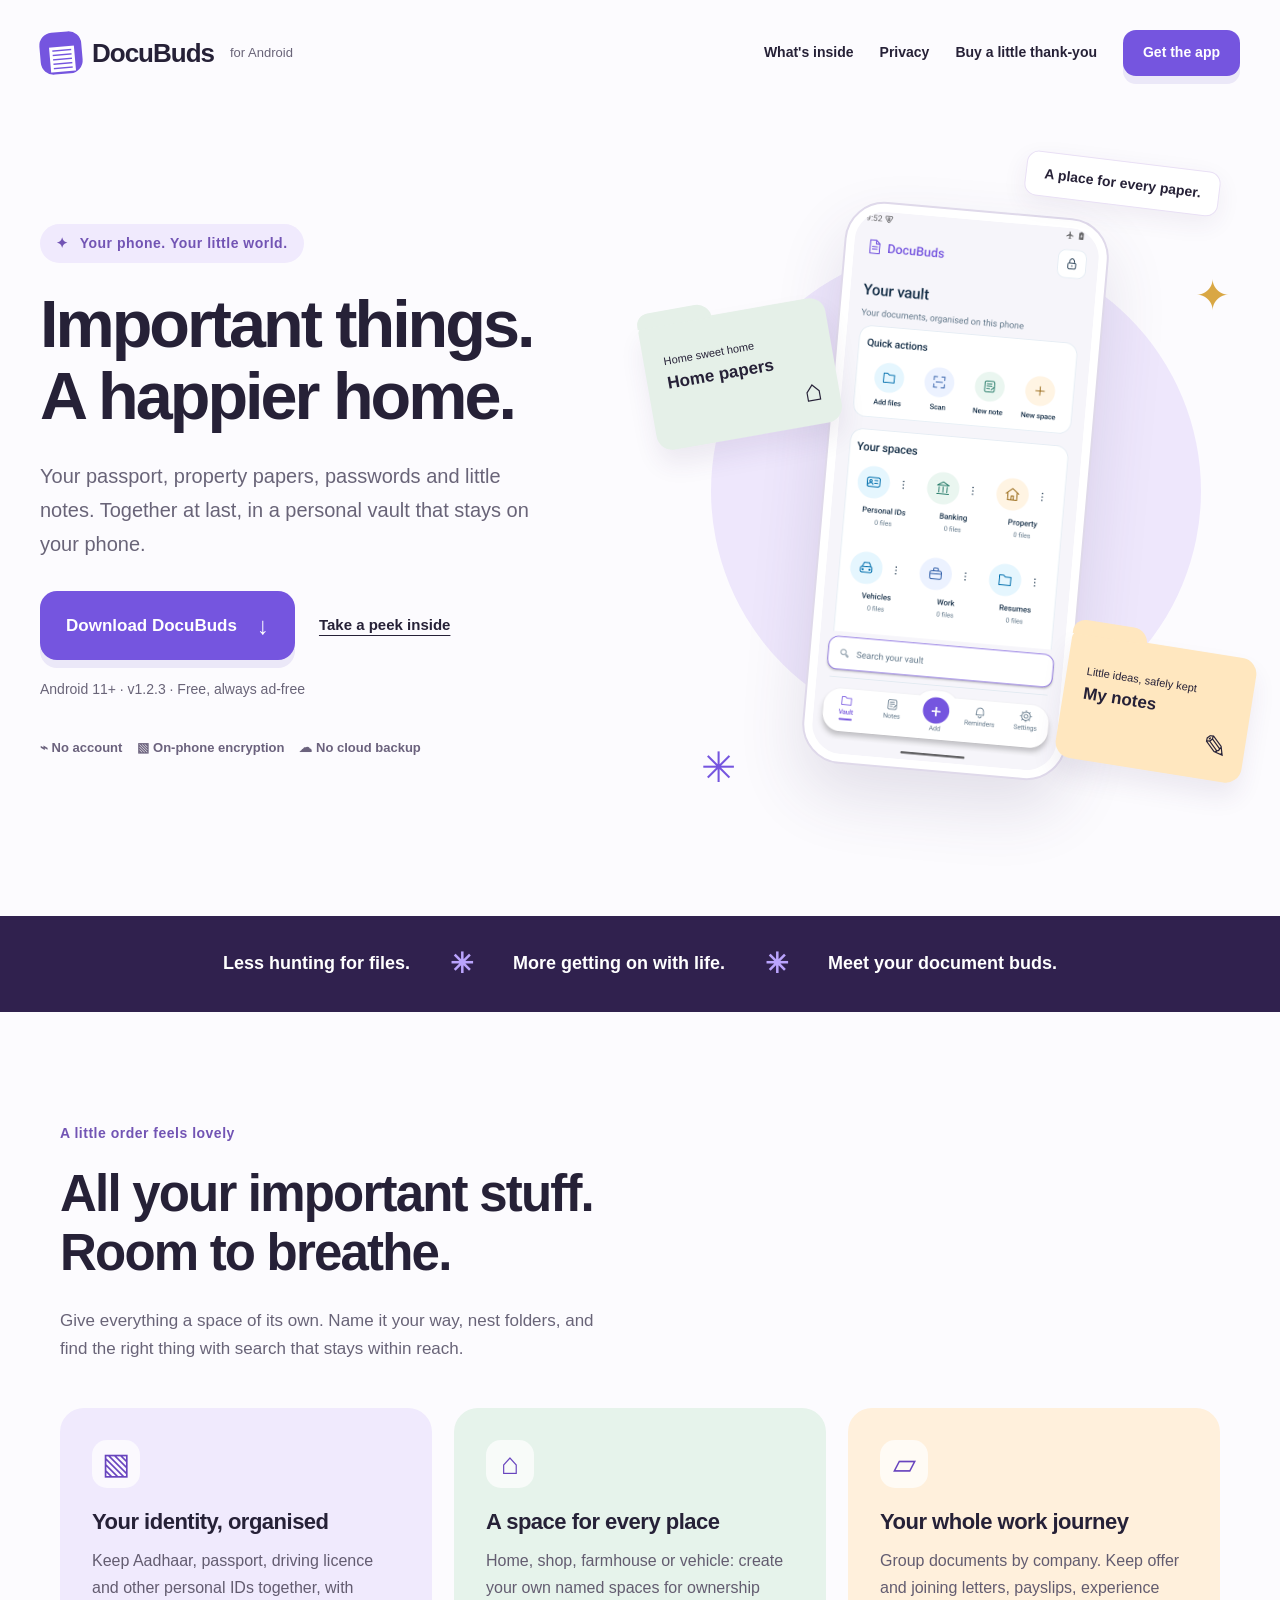
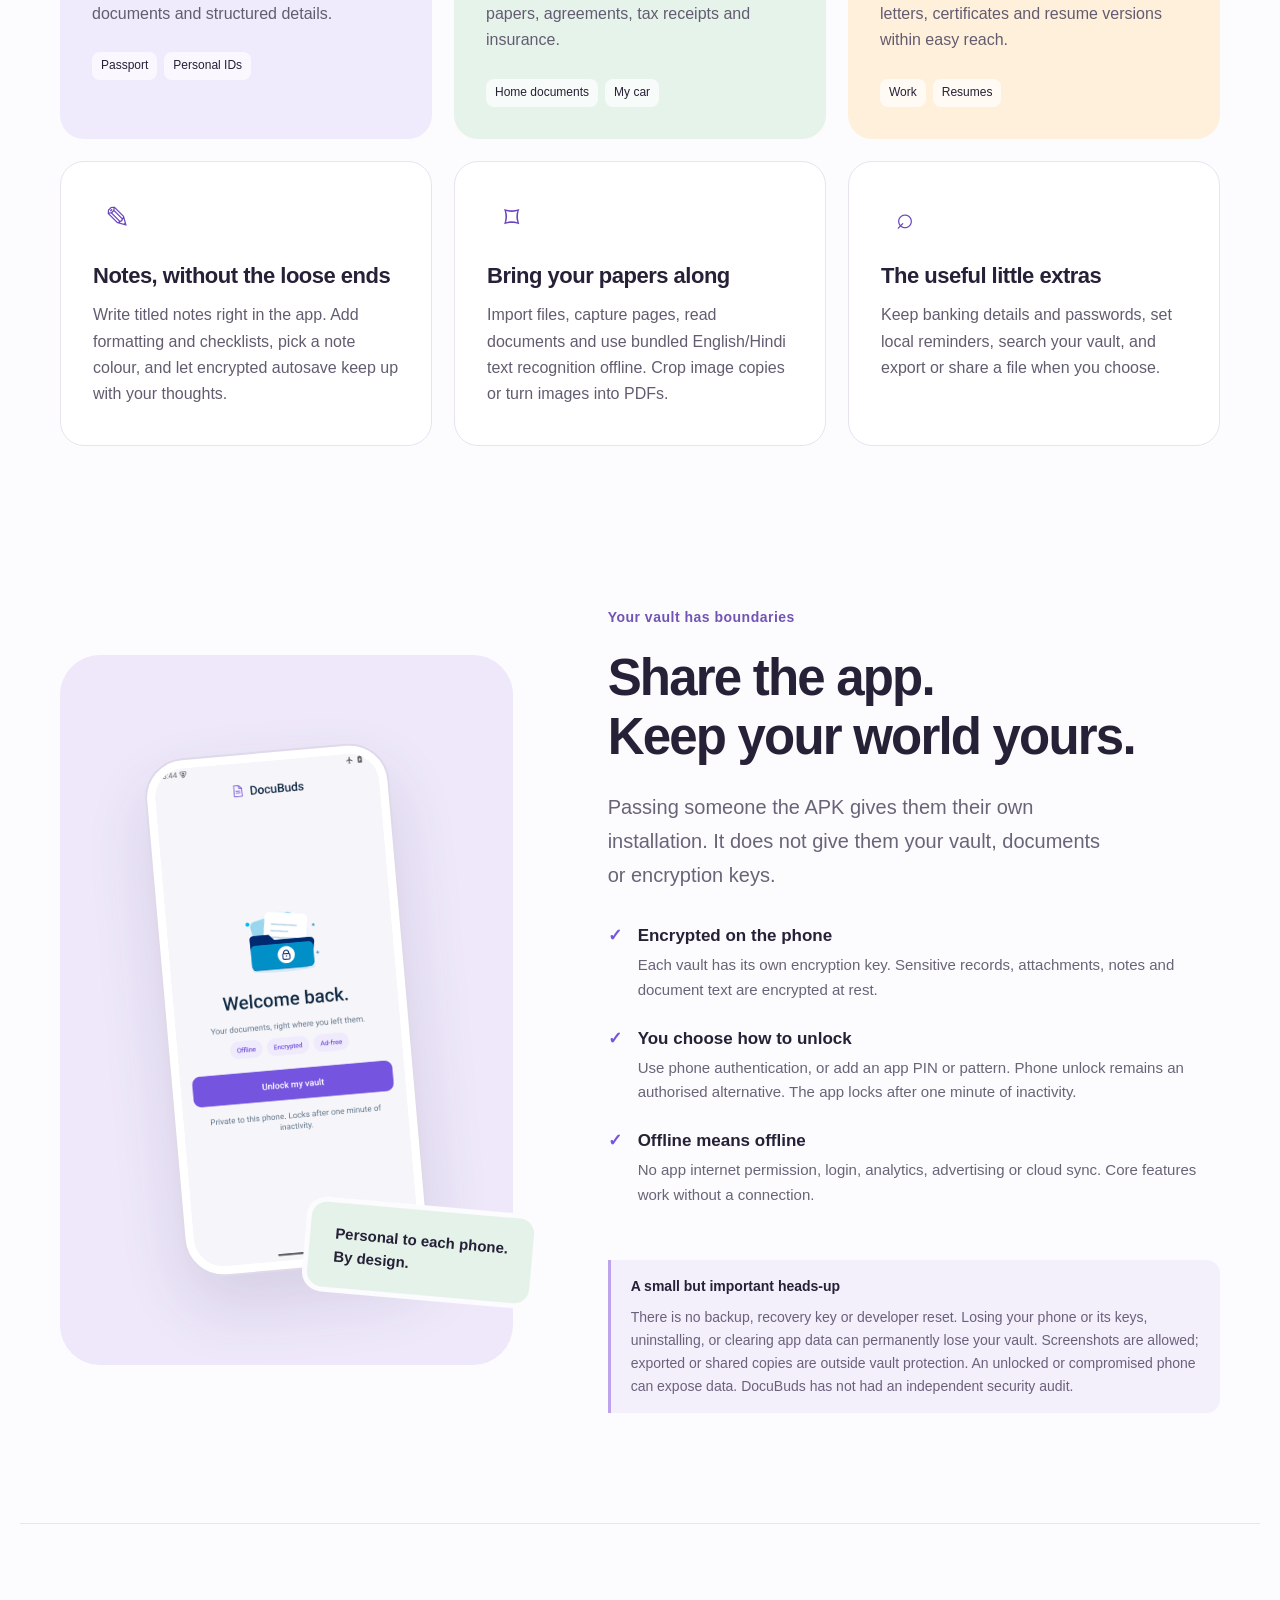
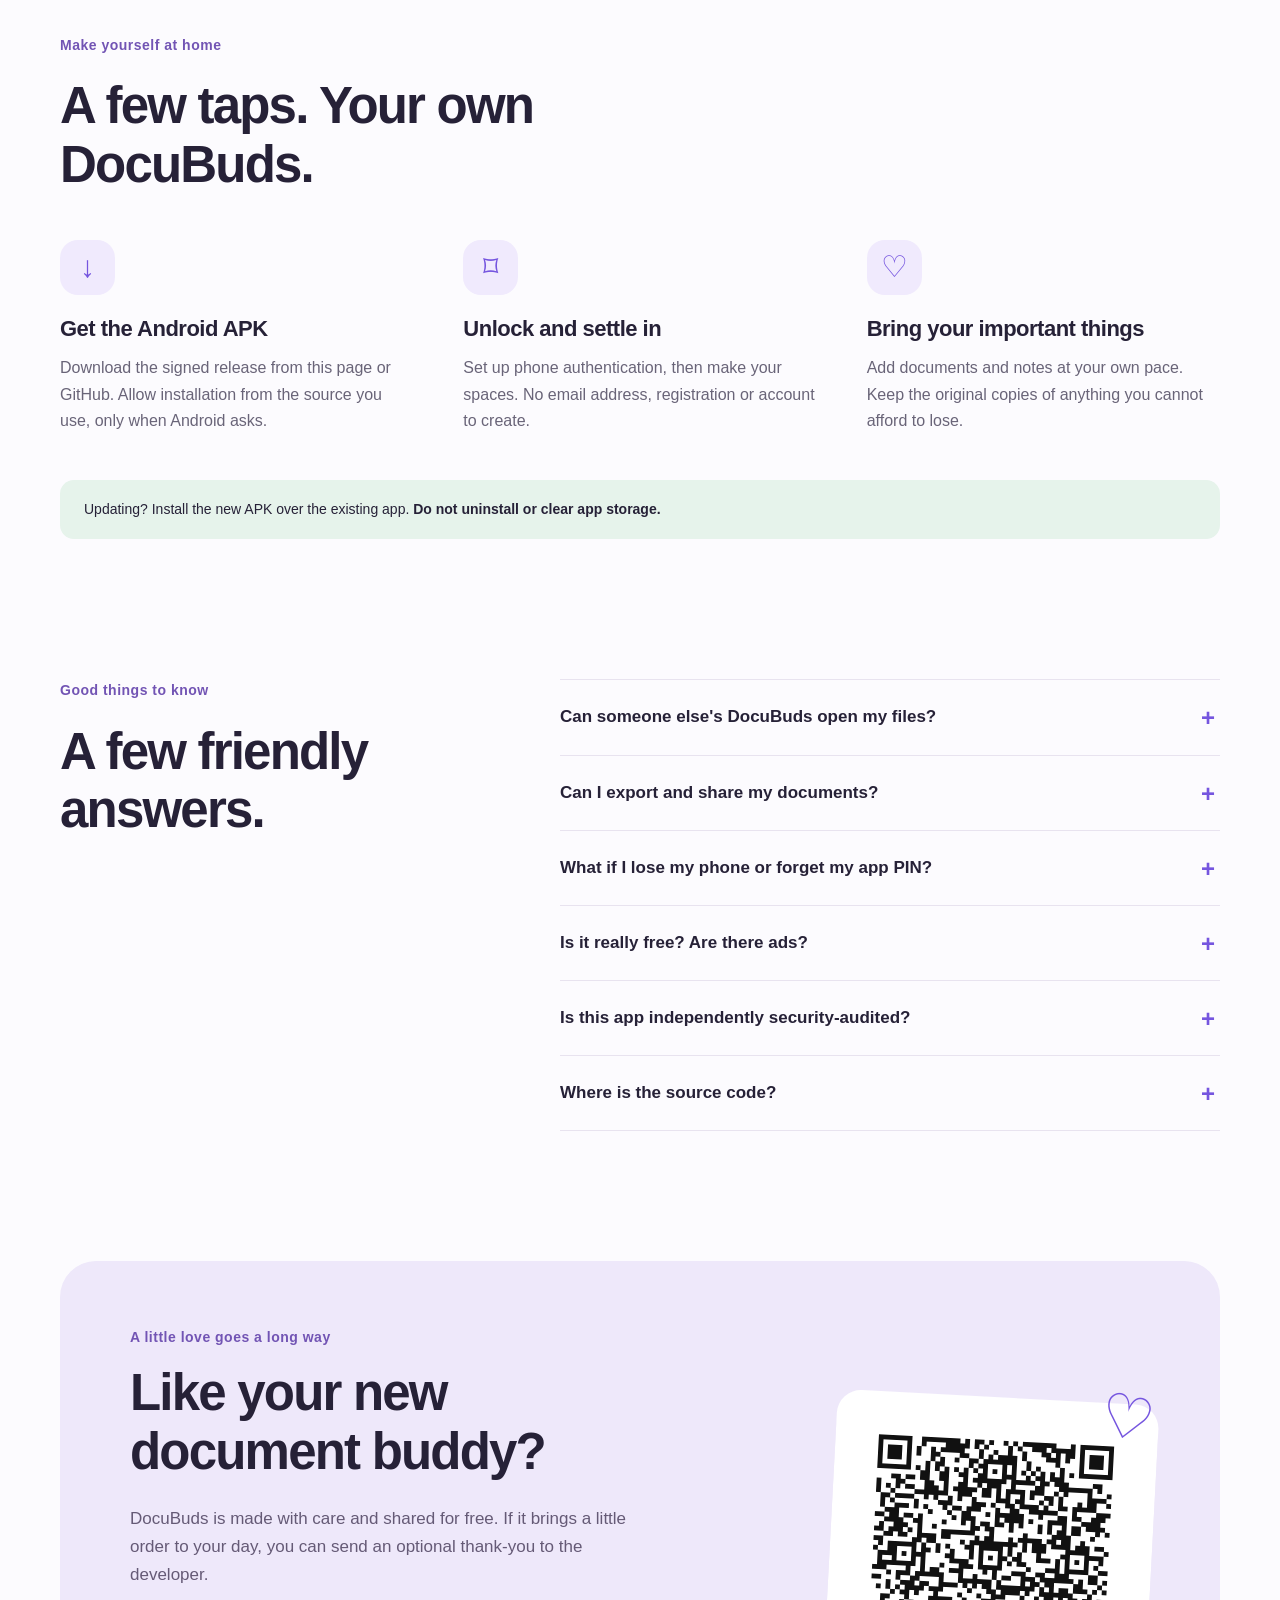
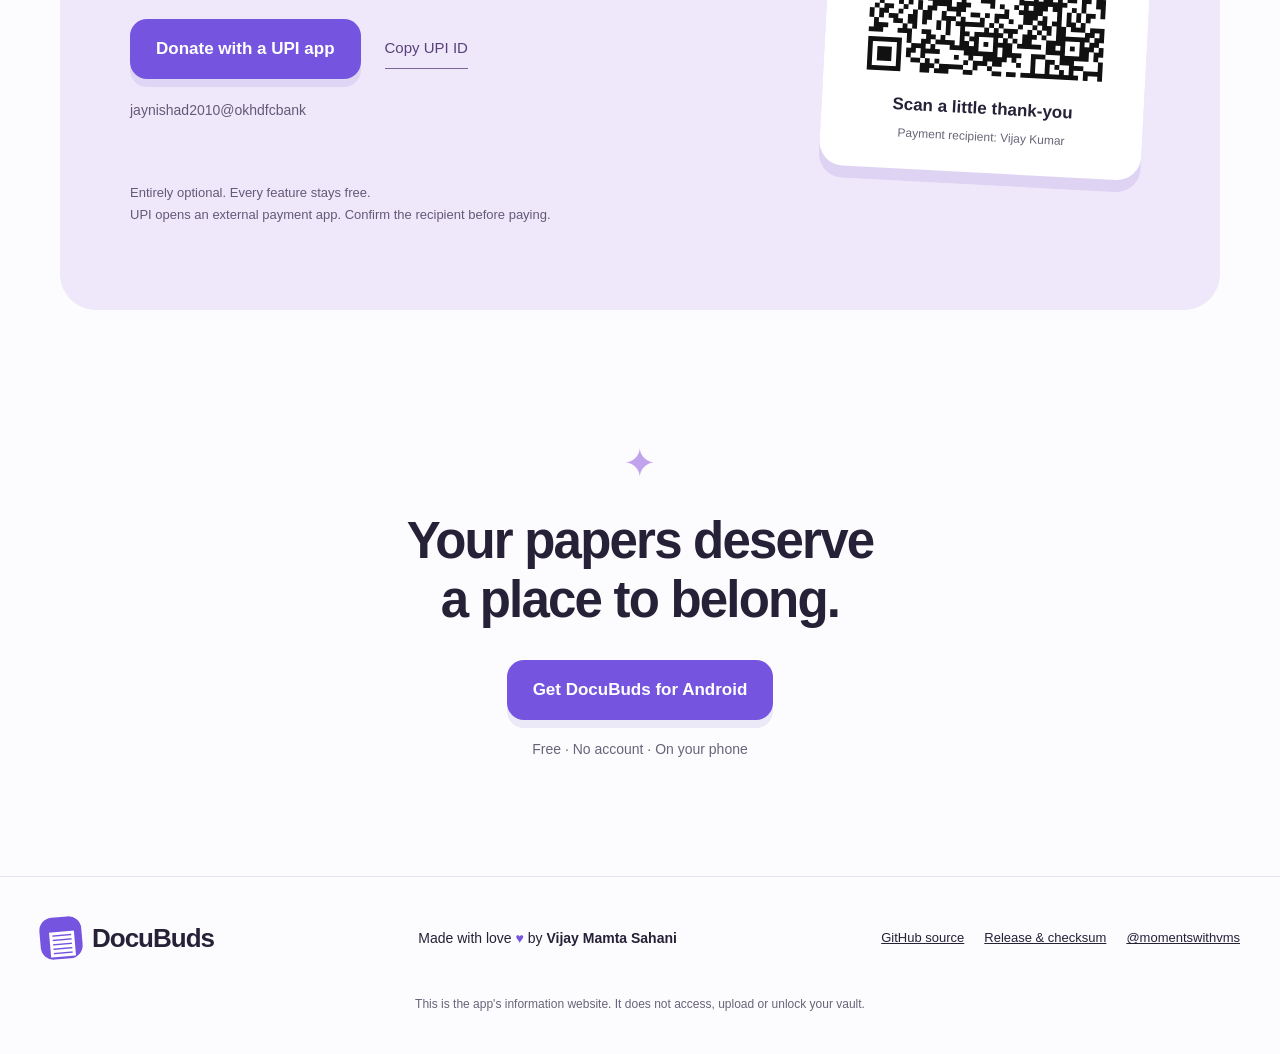
<file: index.html>
<!doctype html>
<html lang="en"><head><meta charset="utf-8"><meta name="viewport" content="width=device-width,initial-scale=1"><meta name="theme-color" content="#7555df"><meta name="description" content="Meet DocuBuds, a free Android vault for documents, passwords and notes. Encrypted on your phone. No account, ads or cloud backup."><title>DocuBuds — A little home for your important things</title><link rel="stylesheet" href="style.css"></head>
<body><header><a class="brand" href="#"><span class="logo" aria-hidden="true">▤</span>DocuBuds<span class="android">for Android</span></a><nav aria-label="Main navigation"><a href="#inside">What's inside</a><a href="#privacy">Privacy</a><a href="#support">Buy a little thank-you</a><a class="button small" href="https://github.com/vijayxprty/secured-documents-app/releases/download/v1.2.3/DocuBuds-1.2.3.apk">Get the app</a></nav></header>
<main><section class="hero"><div class="hero-copy"><span class="eyebrow"><span aria-hidden="true">✦</span> Your phone. Your little world.</span><h1>Important things.<br>A happier home.</h1><p class="lead">Your passport, property papers, passwords and little notes. Together at last, in a personal vault that stays on your phone.</p><div class="actions"><a class="button" href="https://github.com/vijayxprty/secured-documents-app/releases/download/v1.2.3/DocuBuds-1.2.3.apk">Download DocuBuds <span class="download" aria-hidden="true">↓</span></a><a class="text-link" href="#inside">Take a peek inside</a></div><p class="download-meta">Android 11+ · v1.2.3 · Free, always ad-free</p><div class="promise"><span>⌁ No account</span><span>▧ On-phone encryption</span><span>☁ No cloud backup</span></div></div><div class="hero-art"><div class="orbit"></div><span class="sticker sticker-one">A place for every paper.</span><div class="phone"><img src="assets/vault.png" alt="Actual DocuBuds vault screen with named spaces, sticky search and floating purple navigation" width="1080" height="2400"></div><div class="folder folder-one"><span>Home sweet home</span><b>Home papers</b><i aria-hidden="true">⌂</i></div><div class="folder folder-two"><span>Little ideas, safely kept</span><b>My notes</b><i aria-hidden="true">✎</i></div><span class="spark spark-one" aria-hidden="true">✳</span><span class="spark spark-two" aria-hidden="true">✦</span></div></section>
<div class="ribbon"><span>Less hunting for files.</span><span aria-hidden="true">✳</span><span>More getting on with life.</span><span aria-hidden="true">✳</span><span>Meet your document buds.</span></div>
<section id="inside" class="inside section"><div class="section-heading"><span class="eyebrow">A little order feels lovely</span><h2>All your important stuff.<br>Room to breathe.</h2><p>Give everything a space of its own. Name it your way, nest folders, and find the right thing with search that stays within reach.</p></div><div class="feature-grid"><article class="feature lavender"><span class="feature-icon" aria-hidden="true">▧</span><h3>Your identity, organised</h3><p>Keep Aadhaar, passport, driving licence and other personal IDs together, with documents and structured details.</p><div class="mini-tags"><span>Passport</span><span>Personal IDs</span></div></article><article class="feature mint"><span class="feature-icon" aria-hidden="true">⌂</span><h3>A space for every place</h3><p>Home, shop, farmhouse or vehicle: create your own named spaces for ownership papers, agreements, tax receipts and insurance.</p><div class="mini-tags"><span>Home documents</span><span>My car</span></div></article><article class="feature peach"><span class="feature-icon" aria-hidden="true">▱</span><h3>Your whole work journey</h3><p>Group documents by company. Keep offer and joining letters, payslips, experience letters, certificates and resume versions within easy reach.</p><div class="mini-tags"><span>Work</span><span>Resumes</span></div></article><article class="feature white"><span class="feature-icon" aria-hidden="true">✎</span><h3>Notes, without the loose ends</h3><p>Write titled notes right in the app. Add formatting and checklists, pick a note colour, and let encrypted autosave keep up with your thoughts.</p></article><article class="feature white"><span class="feature-icon" aria-hidden="true">⌑</span><h3>Bring your papers along</h3><p>Import files, capture pages, read documents and use bundled English/Hindi text recognition offline. Crop image copies or turn images into PDFs.</p></article><article class="feature white"><span class="feature-icon" aria-hidden="true">⌕</span><h3>The useful little extras</h3><p>Keep banking details and passwords, set local reminders, search your vault, and export or share a file when you choose.</p></article></div></section>
<section id="privacy" class="privacy section"><div class="privacy-art"><div class="phone phone-lock"><img src="assets/lock.png" alt="DocuBuds centred lock screen with phone authentication and one-minute inactivity lock" width="1080" height="2400" loading="lazy"></div><span class="privacy-stamp">Personal to each phone.<br>By design.</span></div><div class="privacy-copy"><span class="eyebrow">Your vault has boundaries</span><h2>Share the app.<br>Keep your world yours.</h2><p class="lead">Passing someone the APK gives them their own installation. It does not give them your vault, documents or encryption keys.</p><ul class="privacy-list"><li><b>Encrypted on the phone</b><span>Each vault has its own encryption key. Sensitive records, attachments, notes and document text are encrypted at rest.</span></li><li><b>You choose how to unlock</b><span>Use phone authentication, or add an app PIN or pattern. Phone unlock remains an authorised alternative. The app locks after one minute of inactivity.</span></li><li><b>Offline means offline</b><span>No app internet permission, login, analytics, advertising or cloud sync. Core features work without a connection.</span></li></ul><div class="honest-note"><b>A small but important heads-up</b><p>There is no backup, recovery key or developer reset. Losing your phone or its keys, uninstalling, or clearing app data can permanently lose your vault. Screenshots are allowed; exported or shared copies are outside vault protection. An unlocked or compromised phone can expose data. DocuBuds has not had an independent security audit.</p></div></div></section>
<section id="start" class="start section"><div class="section-heading"><span class="eyebrow">Make yourself at home</span><h2>A few taps. Your own DocuBuds.</h2></div><div class="steps"><article><span class="step-symbol" aria-hidden="true">↓</span><h3>Get the Android APK</h3><p>Download the signed release from this page or GitHub. Allow installation from the source you use, only when Android asks.</p></article><article><span class="step-symbol" aria-hidden="true">⌑</span><h3>Unlock and settle in</h3><p>Set up phone authentication, then make your spaces. No email address, registration or account to create.</p></article><article><span class="step-symbol" aria-hidden="true">♡</span><h3>Bring your important things</h3><p>Add documents and notes at your own pace. Keep the original copies of anything you cannot afford to lose.</p></article></div><div class="install-note">Updating? Install the new APK over the existing app. <strong>Do not uninstall or clear app storage.</strong></div></section>
<section class="faq section"><div class="section-heading"><span class="eyebrow">Good things to know</span><h2>A few friendly answers.</h2></div><div class="questions"><details><summary>Can someone else's DocuBuds open my files?</summary><p>No shared vault or universal developer key is included in the APK. Each installation creates its own vault keys. Someone with access to your unlocked phone or authentication can still access your data.</p></details><details><summary>Can I export and share my documents?</summary><p>Yes. Export local copies or use Android's share sheet. Original imported file bytes are preserved for export and sharing; the receiving app can compress, store or transmit them. Camera captures and edited copies have their own image quality limits.</p></details><details><summary>What if I lose my phone or forget my app PIN?</summary><p>Phone authentication remains an alternative to the app PIN or pattern. There is no remote reset or vault recovery service. If the phone or the required device keys are lost, your vault cannot be recovered.</p></details><details><summary>Is it really free? Are there ads?</summary><p>DocuBuds is free and ad-free. Donations are optional and do not unlock features. The app does not include a paid tier.</p></details><details><summary>Is this app independently security-audited?</summary><p>No. Release builds, lint, unit tests and selected emulator scenarios have been checked. That does not replace an independent security review or testing across physical phones.</p></details><details><summary>Where is the source code?</summary><p>The source is available in the public <a href="https://github.com/vijayxprty/secured-documents-app">secured-documents-app repository</a>. Signing keys, passwords and personal vault records are excluded. APK checksums are included with each release.</p></details></div></section>
<section id="support" class="support section"><div><span class="eyebrow">A little love goes a long way</span><h2>Like your new<br>document buddy?</h2><p>DocuBuds is made with care and shared for free. If it brings a little order to your day, you can send an optional thank-you to the developer.</p><div class="actions"><a class="button" href="upi://pay?pa=jaynishad2010%40okhdfcbank&amp;pn=Vijay%20Kumar&amp;aid=uGICAgIDQqveaLw">Donate with a UPI app</a><button id="copy-upi" class="copy-button" type="button">Copy UPI ID</button></div><p class="upi-id">jaynishad2010@okhdfcbank</p><p id="copy-status" class="copy-status" role="status" aria-live="polite"></p><p class="support-small">Entirely optional. Every feature stays free.<br>UPI opens an external payment app. Confirm the recipient before paying.</p></div><figure class="qr-card"><span class="heart" aria-hidden="true">♡</span><img src="assets/donate-qr.png" alt="Original developer donation UPI QR code" width="1140" height="1140" loading="lazy"><figcaption>Scan a little thank-you<br><span>Payment recipient: Vijay Kumar</span></figcaption></figure></section>
<section class="final-cta"><span aria-hidden="true">✦</span><h2>Your papers deserve<br>a place to belong.</h2><a class="button" href="https://github.com/vijayxprty/secured-documents-app/releases/download/v1.2.3/DocuBuds-1.2.3.apk">Get DocuBuds for Android</a><p>Free · No account · On your phone</p></section></main>
<footer><a class="brand" href="#"><span class="logo" aria-hidden="true">▤</span>DocuBuds</a><p>Made with love <span class="love">♥</span> by <b>Vijay Mamta Sahani</b></p><div><a href="https://github.com/vijayxprty/secured-documents-app">GitHub source</a><a href="https://github.com/vijayxprty/secured-documents-app/releases/tag/v1.2.3">Release & checksum</a><a href="https://www.instagram.com/momentswithvms/">@momentswithvms</a></div><small>This is the app's information website. It does not access, upload or unlock your vault.</small></footer><script src="app.js"></script></body></html>
</file>
<file: style.css>
:root{--purple:#7555df;--deep:#30214e;--ink:#262137;--muted:#696478;--lavender:#f0eafd;--mint:#e6f3eb;--peach:#fff0dc;--line:#e8e3ef}*{box-sizing:border-box}html{scroll-behavior:smooth;scroll-padding-top:100px}body{margin:0;background:#fcfbfe;color:var(--ink);font-family:ui-rounded,'Avenir Next',Avenir,'Segoe UI',sans-serif;font-size:17px;line-height:1.65}a{color:inherit}button{font:inherit}header{max-width:1320px;margin:auto;min-height:106px;padding:24px 40px;display:flex;align-items:center;justify-content:space-between;gap:28px}.brand{font-size:26px;font-weight:800;letter-spacing:-1px;text-decoration:none;display:flex;gap:10px;align-items:center}.logo{display:grid;place-items:center;background:var(--purple);color:#fff;border-radius:13px;width:42px;height:42px;font-size:31px;transform:rotate(-5deg)}.android{font-size:13px;font-weight:500;letter-spacing:0;color:var(--muted);margin-left:6px}nav{display:flex;gap:26px;align-items:center}nav a{font-size:14px;font-weight:600;text-decoration:none}.button{display:inline-flex;gap:20px;align-items:center;justify-content:center;min-height:60px;padding:15px 26px;background:var(--purple);border-radius:17px;color:#fff;text-decoration:none;font-weight:700;border:0;box-shadow:0 8px 0 #5d3cc51a;transition:transform .2s,background .2s}.button:hover{transform:translateY(-3px);background:#6141c8}.button.small{min-height:46px;padding:10px 20px;border-radius:13px}a:focus-visible,button:focus-visible,summary:focus-visible{outline:3px solid #ffb84d;outline-offset:5px}.hero{max-width:1280px;margin:auto;display:grid;grid-template-columns:1.04fr 1fr;align-items:center;min-height:810px;padding:25px 40px 65px;gap:40px}.eyebrow{display:block;color:#7254b4;font-size:14px;font-weight:750;margin-bottom:20px;letter-spacing:.5px}.hero .eyebrow{display:inline-block;padding:8px 16px;background:var(--lavender);border-radius:100px}.eyebrow span{padding-right:7px}h1{font-size:clamp(48px,5.2vw,73px);line-height:1.08;letter-spacing:-3px;font-weight:800;margin:6px 0 26px}h2{font-size:clamp(35px,4vw,51px);line-height:1.15;letter-spacing:-1.8px;margin:0 0 24px}h3{font-size:22px;line-height:1.3;letter-spacing:-.5px;margin:20px 0 12px}p{margin:0 0 20px}.lead{font-size:20px;line-height:1.7;color:var(--muted);max-width:510px}.actions{display:flex;align-items:center;gap:24px;flex-wrap:wrap;margin-top:30px}.text-link{font-size:15px;text-underline-offset:5px;font-weight:650}.download{font-size:24px}.download-meta{font-size:14px;color:var(--muted);margin-top:18px}.promise{display:flex;flex-wrap:wrap;gap:15px;margin-top:35px;font-size:13px;font-weight:650;color:#6b627d}.hero-art{position:relative;min-height:710px;display:grid;place-items:center}.orbit{position:absolute;width:490px;height:490px;background:#eee7fc;border-radius:50%;z-index:-1}.phone{width:265px;padding:8px;background:#fff;border:2px solid #dfd9ea;border-radius:40px;box-shadow:0 30px 65px #49386c24;overflow:hidden;transform:rotate(5deg)}.phone img{width:100%;height:auto;display:block;border-radius:30px}.sticker{position:absolute;background:#fff;border:1px solid #e9e0f5;padding:10px 18px;border-radius:12px;box-shadow:0 8px 25px #47316a12;z-index:2;font-size:14px;font-weight:650}.sticker-one{top:25px;right:20px;transform:rotate(7deg)}.folder{position:absolute;padding:28px 20px 16px;width:188px;height:126px;border-radius:6px 16px 16px 16px;z-index:2;box-shadow:0 15px 25px #47316a16}.folder:before{content:'';width:75px;height:15px;position:absolute;top:-13px;left:0;background:inherit;border-radius:12px 15px 0 0}.folder span{font-size:11px;display:block}.folder b{font-size:17px}.folder i{position:absolute;right:17px;bottom:10px;font-size:30px;font-style:normal}.folder-one{background:#e5f0e8;left:-24px;top:175px;transform:rotate(-10deg)}.folder-two{background:#ffe7bf;right:-10px;bottom:75px;transform:rotate(9deg)}.spark{position:absolute;color:var(--purple);font-size:42px}.spark-one{bottom:44px;left:30px}.spark-two{right:10px;top:125px;color:#d9a744}.ribbon{background:var(--deep);color:#fff;display:flex;justify-content:center;align-items:center;gap:40px;padding:25px 20px;font-size:18px;font-weight:600}.ribbon span:nth-child(even){color:#baa4fd;font-size:28px}.section{max-width:1240px;margin:auto;padding:110px 40px}.section-heading{max-width:650px;margin-bottom:45px}.section-heading p{color:var(--muted);max-width:560px}.feature-grid{display:grid;grid-template-columns:repeat(3,1fr);gap:22px}.feature{padding:32px;border-radius:24px}.feature p{font-size:16px;color:#635c70;margin-bottom:5px}.lavender{background:var(--lavender)}.mint{background:var(--mint)}.peach{background:var(--peach)}.white{border:1px solid var(--line);background:white}.feature-icon{display:grid;place-items:center;width:48px;height:48px;background:#ffffffb8;color:#6844be;border-radius:15px;font-size:30px;line-height:1}.mini-tags{display:flex;gap:7px;flex-wrap:wrap;margin-top:25px}.mini-tags span{font-size:12px;background:#ffffffb3;border-radius:8px;padding:4px 9px}.privacy{display:grid;grid-template-columns:.85fr 1.15fr;gap:95px;align-items:center;padding-top:50px}.privacy-art{background:#eee8fa;min-height:710px;border-radius:40px;display:grid;place-items:center;position:relative}.phone-lock{width:245px;transform:rotate(-5deg)}.privacy-stamp{position:absolute;bottom:65px;right:-25px;background:#e4f2e9;border:5px solid #fcfbfe;padding:20px 25px;line-height:1.5;border-radius:20px;transform:rotate(5deg);font-weight:700;font-size:15px}.privacy-list{list-style:none;margin:30px 0;padding:0}.privacy-list li{position:relative;padding:0 0 22px 30px}.privacy-list li:before{content:'✓';position:absolute;left:0;color:var(--purple);font-weight:800}.privacy-list b{display:block;font-size:17px}.privacy-list span{display:block;color:var(--muted);font-size:15px;line-height:1.65;margin-top:3px}.honest-note{border-left:3px solid #bca4ec;padding:15px 20px;background:#f3effb;border-radius:0 14px 14px 0;font-size:14px}.honest-note p{margin:8px 0 0;color:#6c617d}.start{border-top:1px solid var(--line)}.steps{display:grid;grid-template-columns:repeat(3,1fr);gap:50px}.steps p{font-size:16px;color:var(--muted)}.step-symbol{font-size:30px;color:var(--purple);background:var(--lavender);width:55px;height:55px;display:grid;place-items:center;border-radius:18px}.install-note{padding:18px 24px;background:var(--mint);border-radius:14px;font-size:14px;margin-top:26px}.faq{padding-top:30px;display:grid;grid-template-columns:.8fr 1.2fr;gap:60px}.questions{border-top:1px solid var(--line)}details{border-bottom:1px solid var(--line);padding:23px 0}summary{list-style:none;cursor:pointer;font-weight:650;padding-right:35px;position:relative;font-size:17px}summary::-webkit-details-marker{display:none}summary:after{content:'+';position:absolute;right:5px;color:var(--purple);font-size:24px;top:-5px}details[open] summary:after{content:'−'}details p{font-size:15px;color:var(--muted);margin:16px 20px 0 0}.support{display:grid;grid-template-columns:1.3fr .7fr;gap:100px;align-items:center;background:#eee8fa;border-radius:36px;padding:65px 70px;margin:20px auto 90px;max-width:1160px}.support p{max-width:520px;color:#655a76}.support .eyebrow{margin-bottom:15px}.copy-button{background:transparent;border:0;border-bottom:1px solid #796697;cursor:pointer;font-size:15px;color:#594279;padding:7px 0}.upi-id{font-size:14px;overflow-wrap:anywhere;margin-top:20px}.support-small{font-size:13px}.copy-status{font-size:13px;min-height:20px}.qr-card{margin:0;background:white;padding:24px;border-radius:24px;box-shadow:0 12px 0 #ded3f3;transform:rotate(3deg);text-align:center;position:relative}.qr-card img{display:block;width:100%;height:auto}.qr-card figcaption{font-weight:700;font-size:17px;line-height:1.6}.qr-card figcaption span{font-size:12px;color:var(--muted);font-weight:400}.heart{position:absolute;top:-35px;right:5px;font-size:60px;color:#7555df;transform:rotate(10deg)}.final-cta{text-align:center;padding:30px 20px 95px}.final-cta>span{font-size:40px;color:#c1a2ec}.final-cta h2{margin:16px 0 30px}.final-cta p{font-size:14px;color:var(--muted);margin-top:18px}footer{border-top:1px solid var(--line);padding:40px;display:flex;flex-wrap:wrap;gap:20px 35px;align-items:center;justify-content:space-between;max-width:1320px;margin:auto}footer p{font-size:14px;margin:0}.love{color:var(--purple)}footer div{display:flex;gap:20px;font-size:13px}footer small{flex-basis:100%;color:var(--muted);font-size:12px;text-align:center;margin-top:15px}@media(min-width:1450px){.hero{min-height:880px}}@media(max-width:1050px){nav{gap:16px}nav a:not(.button){display:none}.hero{gap:15px;padding:20px 30px 65px}.hero-art{min-height:650px}.orbit{width:350px;height:350px}.folder{width:145px;height:105px;padding:20px 14px}.folder span{font-size:10px}.folder b{font-size:14px}.folder-one{left:-5px;top:160px}.folder-two{right:-5px;bottom:45px}.phone{width:235px}.sticker-one{right:0;top:0}.feature-grid{grid-template-columns:repeat(2,1fr)}.privacy{gap:50px}.privacy-art{min-height:650px}.privacy-stamp{right:-10px}.support{margin:15px 30px 65px;gap:45px;padding:45px}.ribbon{gap:20px;font-size:15px}}@media(max-width:700px){header{padding:20px;min-height:90px}.brand{font-size:23px}.android{display:none}.button.small{font-size:13px;padding:10px 15px}.hero{grid-template-columns:1fr;padding:30px 24px 50px;gap:25px}.hero-copy{text-align:center}.hero .eyebrow{font-size:12px}h1{font-size:49px;letter-spacing:-2px}.lead{font-size:18px;margin-left:auto;margin-right:auto}.actions{justify-content:center;gap:20px}.promise{justify-content:center;font-size:12px;gap:12px;margin-top:25px}.hero-art{min-height:610px;max-width:380px;width:100%;margin:auto}.phone{width:230px}.folder-one{left:-5px;top:135px}.folder-two{right:-4px;bottom:45px}.sticker-one{font-size:12px;top:5px}.spark-two{right:0}.spark-one{left:5px}.ribbon{gap:14px;font-size:14px;text-align:center}.ribbon span:nth-last-child(-n+2){display:none}.section{padding:65px 24px}.section-heading{margin-bottom:30px}h2{font-size:36px}.feature-grid{grid-template-columns:1fr;gap:16px}.feature{padding:27px}.privacy{grid-template-columns:1fr;gap:40px;padding-top:15px}.privacy-art{min-height:610px;max-width:380px;width:100%;margin:auto;order:2}.privacy-copy{order:1}.privacy .lead{margin-left:0}.phone-lock{width:225px}.privacy-stamp{bottom:30px;right:-3px}.steps{grid-template-columns:1fr;gap:25px}.steps article{position:relative;padding-left:76px}.step-symbol{position:absolute;left:0;top:20px}.steps h3{margin-top:15px}.faq{grid-template-columns:1fr;gap:0;padding-top:10px}.support{grid-template-columns:1fr;gap:45px;padding:35px 25px;margin:10px 18px 60px;border-radius:25px}.support .actions{justify-content:flex-start}.qr-card{max-width:250px;width:100%;margin:auto}.final-cta{padding-bottom:60px}footer{padding:30px 24px;justify-content:center;text-align:center}footer div{justify-content:center;flex-wrap:wrap;gap:15px}.download-meta{font-size:12px}}@media(prefers-reduced-motion:reduce){html{scroll-behavior:auto}*{transition:none!important}}
</file>
